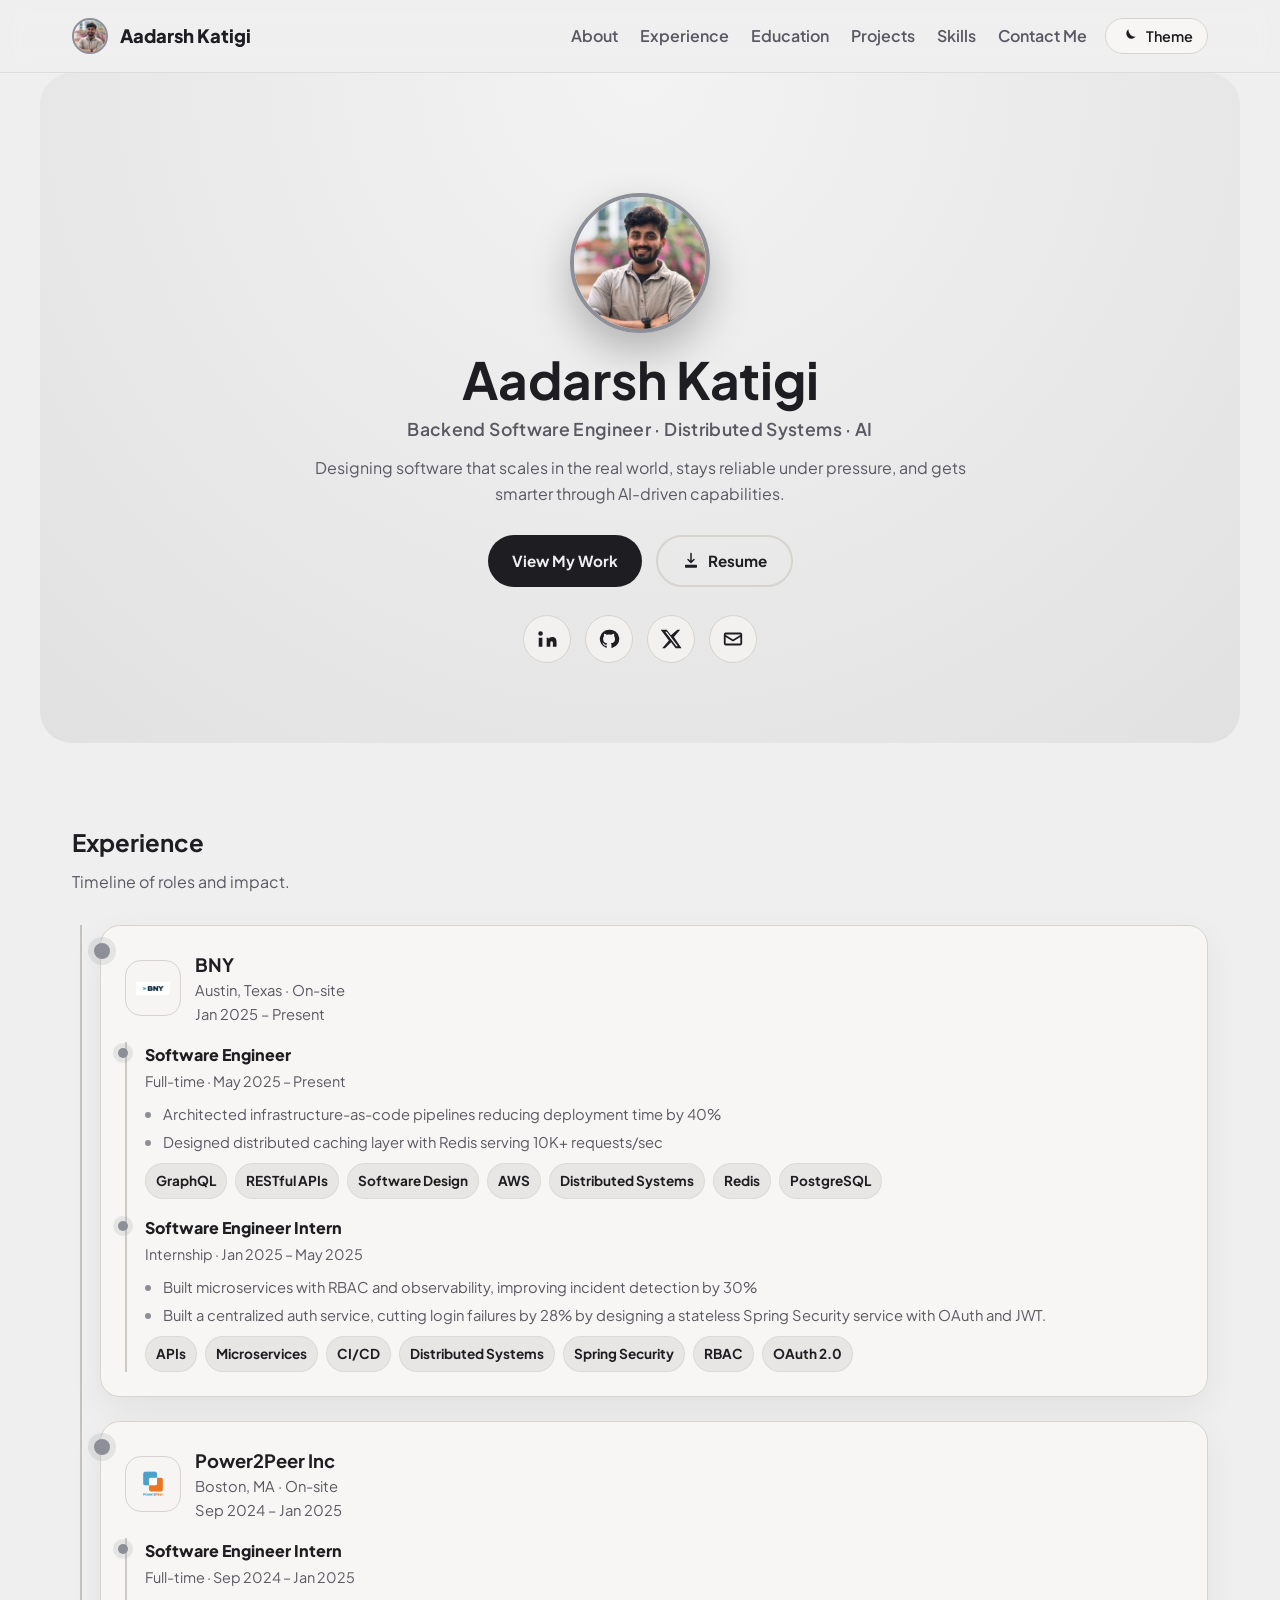
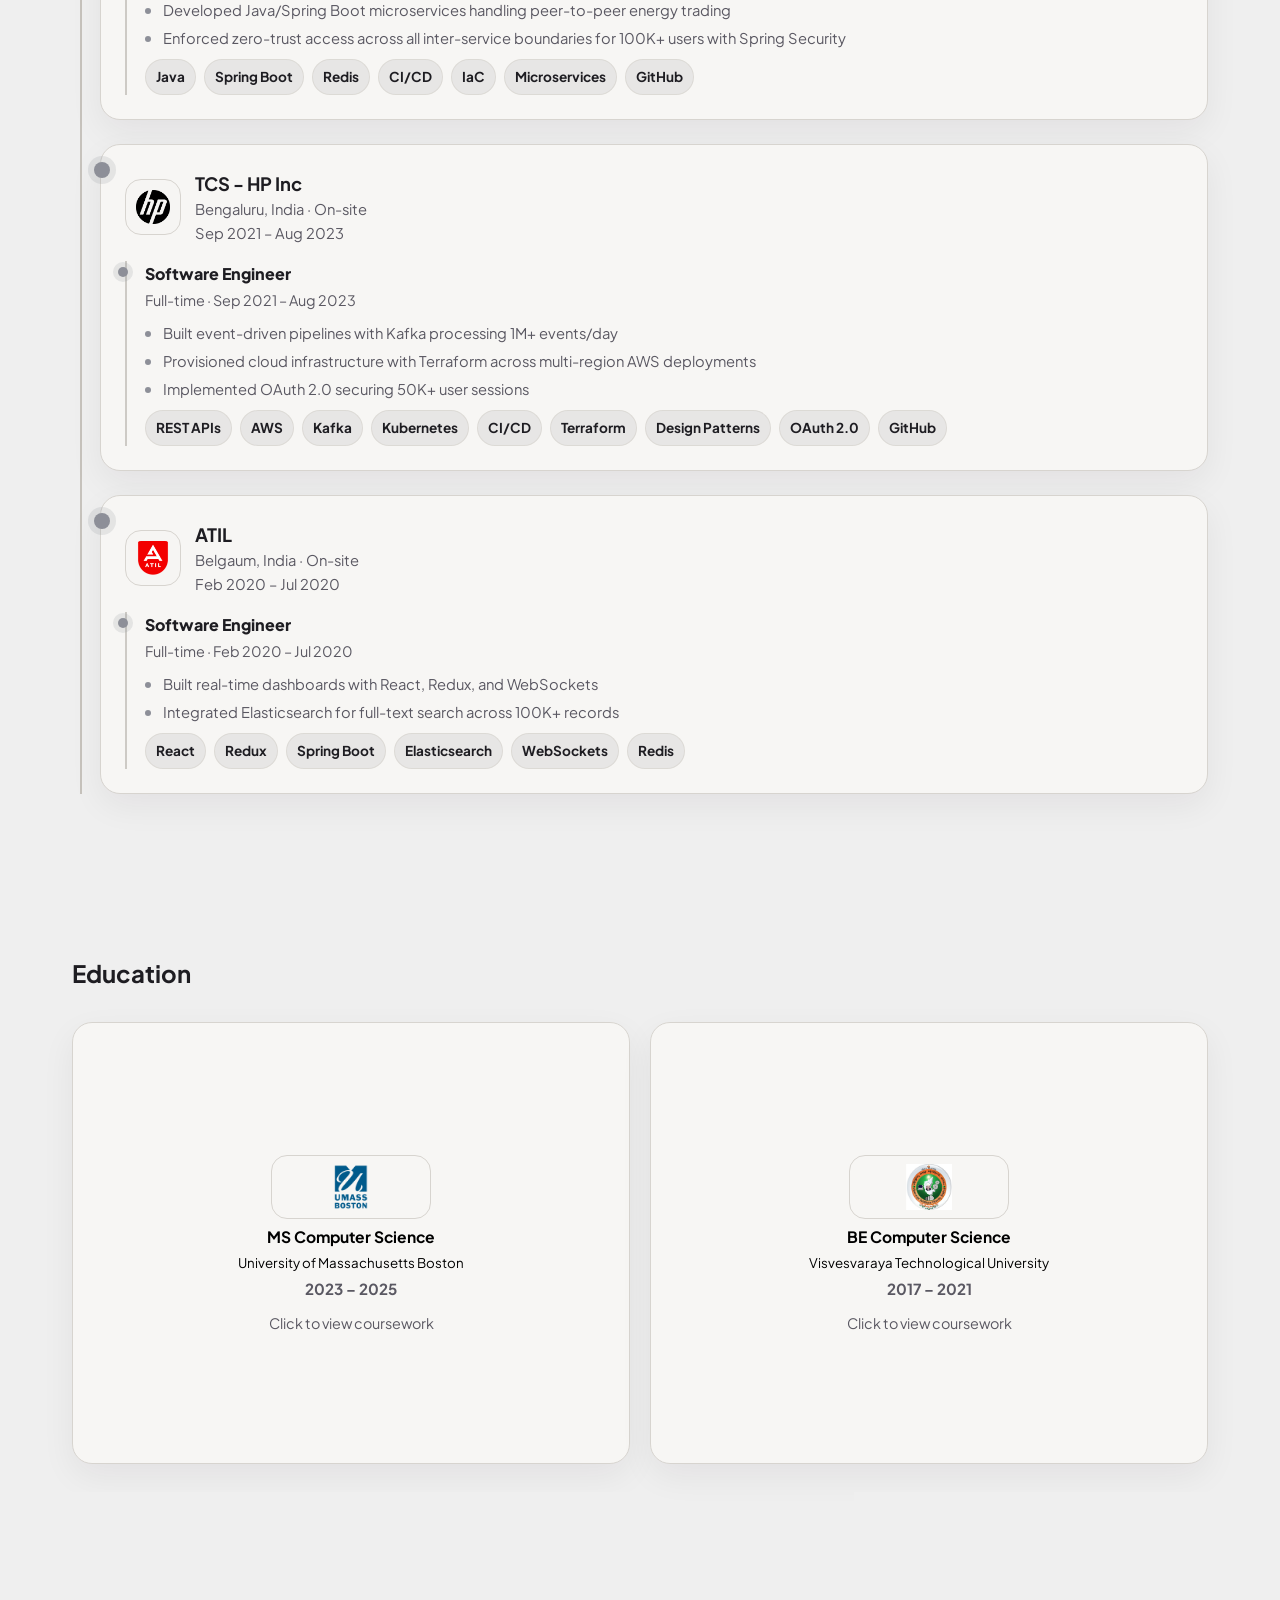
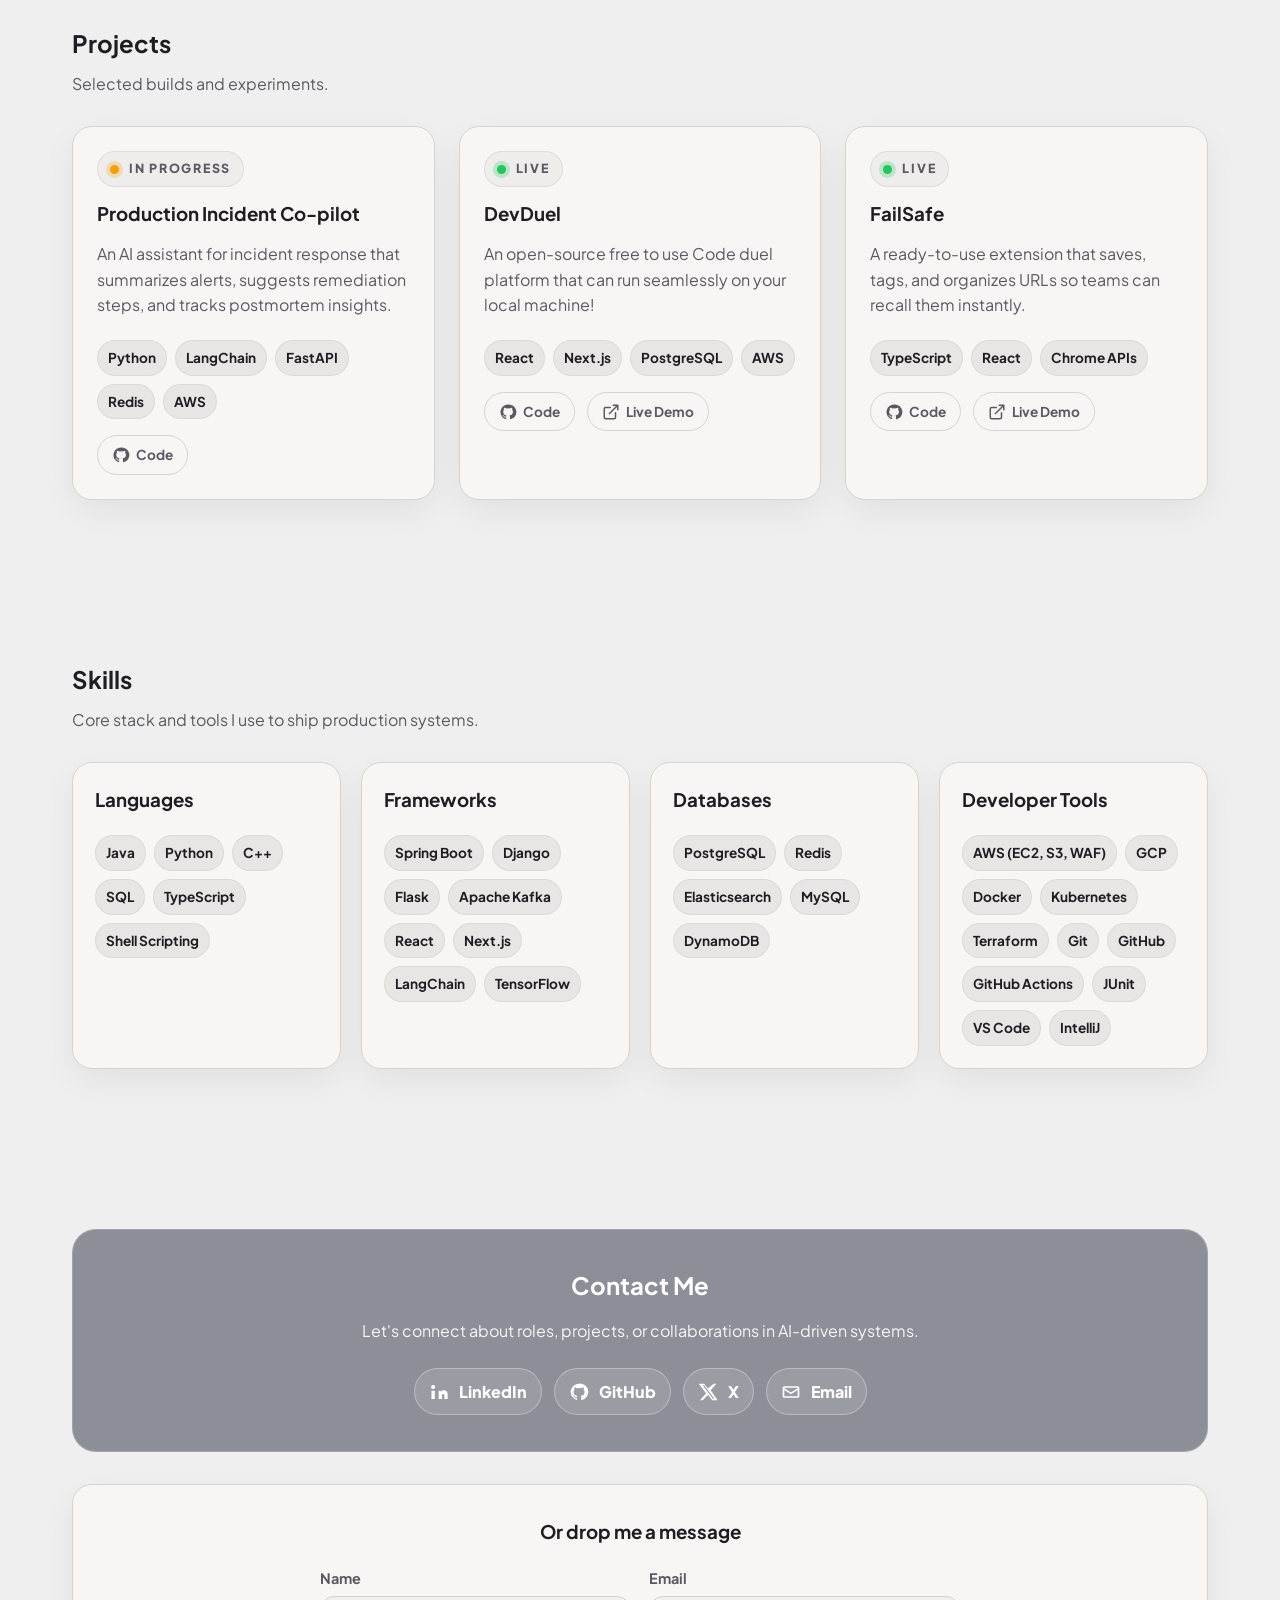
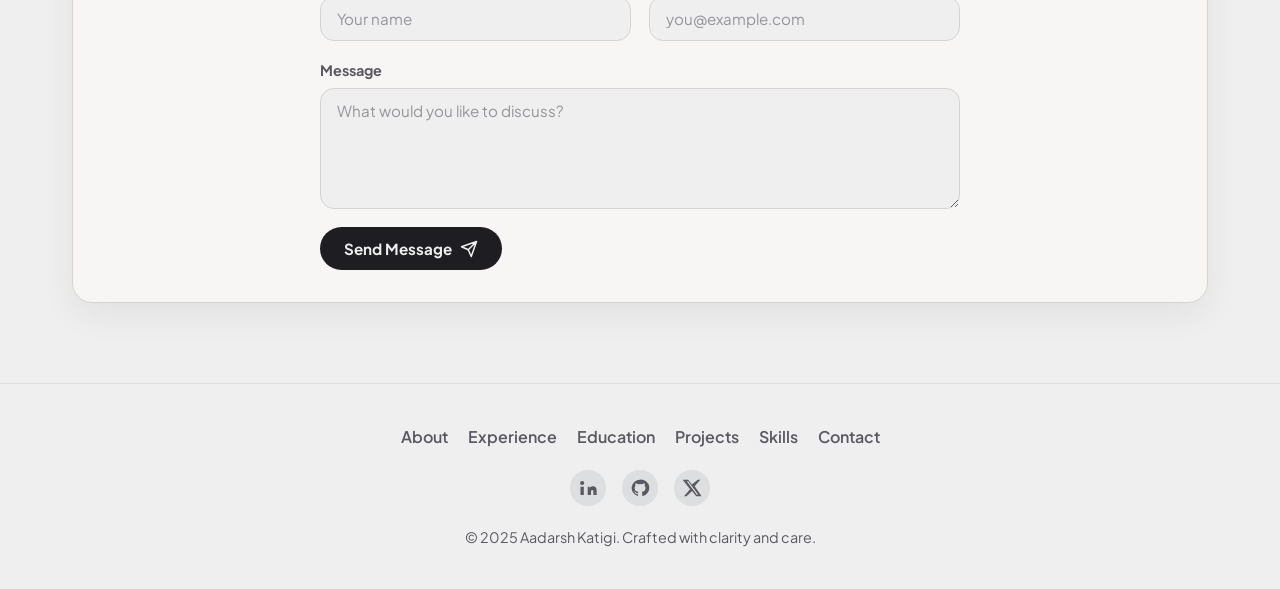
<file: index.html>
<!doctype html>
<html lang="en" data-theme="light">
  <head>
    <meta charset="UTF-8" />
    <meta name="viewport" content="width=device-width, initial-scale=1" />
    <title>Aadarsh Katigi · Software Engineer</title>

    <!-- SEO Meta Tags -->
    <meta
      name="description"
      content="Aadarsh Katigi — Software Engineer specializing in distributed systems, cloud infrastructure, and AI-driven applications. Currently at BNY."
    />
    <meta
      name="keywords"
      content="Aadarsh Katigi, Software Engineer, Full Stack Developer, Distributed Systems, AWS, Java, Python, React, Portfolio"
    />
    <meta name="author" content="Aadarsh Katigi" />
    <link rel="canonical" href="https://aadarshkatigi.com" />

    <!-- Open Graph / Social Sharing -->
    <meta property="og:type" content="website" />
    <meta property="og:title" content="Aadarsh Katigi · Software Engineer" />
    <meta
      property="og:description"
      content="Software Engineer building scalable distributed systems and AI-driven applications. Currently at BNY."
    />
    <meta property="og:image" content="assets/profile-photo.jpg" />
    <meta property="og:url" content="https://aadarshkatigi.com" />
    <meta property="og:site_name" content="Aadarsh Katigi Portfolio" />

    <!-- Twitter Card -->
    <meta name="twitter:card" content="summary" />
    <meta name="twitter:site" content="@katigi_adarsh" />
    <meta name="twitter:title" content="Aadarsh Katigi · Software Engineer" />
    <meta
      name="twitter:description"
      content="Software Engineer building scalable distributed systems and AI-driven applications."
    />
    <meta name="twitter:image" content="assets/profile-photo.jpg" />

    <!-- Favicons -->
    <link rel="icon" href="assets/favicon.ico" />
    <link
      rel="icon"
      type="image/png"
      sizes="32x32"
      href="assets/favicon-32x32.png"
    />
    <link
      rel="icon"
      type="image/png"
      sizes="16x16"
      href="assets/favicon-16x16.png"
    />
    <link rel="apple-touch-icon" href="assets/apple-touch-icon.png" />

    <!-- Preload critical resources -->
    <link rel="preload" href="assets/profile-photo.jpg" as="image" />
    <link rel="preload" href="components/header.html" as="fetch" crossorigin />
    <link rel="preload" href="components/hero.html" as="fetch" crossorigin />

    <!-- Fonts -->
    <link rel="preconnect" href="https://fonts.googleapis.com" />
    <link rel="preconnect" href="https://fonts.gstatic.com" crossorigin />
    <link
      href="https://fonts.googleapis.com/css2?family=Plus+Jakarta+Sans:wght@400;500;600;700&display=swap"
      rel="stylesheet"
    />

    <link rel="stylesheet" href="styles.css" />
  </head>

  <body>
    <!-- Skip to content for keyboard users -->
    <a href="#about" class="skip-link">Skip to main content</a>

    <div id="header-container"></div>

    <main id="top">
      <div id="hero-container"></div>
      <div id="experience-container"></div>
      <div id="education-container"></div>
      <div id="projects-container"></div>
      <div id="skills-container"></div>
      <div id="contact-container"></div>
    </main>

    <div id="footer-container"></div>

    <!-- No-JS fallback -->
    <noscript>
      <style>
        #header-container, #hero-container, #experience-container,
        #education-container, #projects-container, #skills-container,
        #contact-container, #footer-container { display: none; }
      </style>
      <div style="max-width: 700px; margin: 80px auto; padding: 32px; text-align: center; font-family: system-ui, sans-serif;">
        <h1>Aadarsh Katigi</h1>
        <p style="margin: 16px 0; color: #666;">Software Engineer · Distributed Systems · AI-Driven Applications</p>
        <p style="margin: 16px 0;">
          This portfolio requires JavaScript to load. Please enable JavaScript or visit my profiles directly:
        </p>
        <p style="margin: 12px 0;">
          <a href="https://www.linkedin.com/in/aadarsh-katigi/" style="color: #0077b5; margin: 0 12px;">LinkedIn</a>
          <a href="https://github.com/Adarxhhhh" style="color: #333; margin: 0 12px;">GitHub</a>
          <a href="mailto:katigiaadarshm@gmail.com" style="color: #d14836; margin: 0 12px;">Email</a>
        </p>
      </div>
    </noscript>

    <script src="script.js"></script>
  </body>
</html>
</file>
<file: styles.css>
:root {
  color-scheme: light;

  --bg: #efefef;
  --surface: #f7f6f4;
  --ink: #1e1d22;
  --muted: #5a5862;

  --accent: #8d8f98;
  --accent-soft: rgba(141, 143, 152, 0.18);

  --border: #d7d4cf;
  --timeline: #c6c2bc;

  --radius: 20px;
  --shadow-soft: 0 12px 34px rgba(27, 25, 34, 0.06);

  --hero-bg: radial-gradient(circle at top, #f3f3f3 0%, #e1e1e1 100%);
  --transition: 0.28s ease;
}

[data-theme="dark"] {
  color-scheme: dark;

  --bg: #1c1c21;
  --surface: #24252b;
  --ink: #f1f1f4;
  --muted: #b6b3bf;

  --accent: #c2c3cc;
  --accent-soft: rgba(194, 195, 204, 0.2);

  --border: #31323a;
  --timeline: #3b3c42;

  --hero-bg: radial-gradient(circle at top, #24252a 0%, #141519 100%);
}

* { box-sizing: border-box; margin: 0; padding: 0; }
html { scroll-behavior: smooth; }

body {
  font-family: "Plus Jakarta Sans", system-ui, sans-serif;
  background: var(--bg);
  color: var(--ink);
  line-height: 1.6;
  transition: background var(--transition), color var(--transition);
}

a { text-decoration: none; color: inherit; }
button { font-family: inherit; border: none; cursor: pointer; }
img { max-width: 100%; display: block; }

/* ===== Skip to content link (accessibility) ===== */
.skip-link {
  position: absolute;
  top: -100%;
  left: 16px;
  padding: 12px 24px;
  background: var(--ink);
  color: var(--bg);
  border-radius: 0 0 var(--radius) var(--radius);
  font-weight: 700;
  z-index: 100;
  transition: top 0.2s ease;
}

.skip-link:focus {
  top: 0;
}

/* ===== Shared card style (consistency) ===== */
.card {
  background: var(--surface);
  border-radius: var(--radius);
  border: 1px solid var(--border);
  box-shadow: var(--shadow-soft);
}

/* ===== Buttons ===== */
.btn {
  display: inline-flex;
  align-items: center;
  gap: 8px;
  padding: 12px 24px;
  border-radius: 999px;
  font-weight: 700;
  font-size: 0.95rem;
  cursor: pointer;
  transition: transform var(--transition), box-shadow var(--transition),
    background var(--transition);
  border: none;
  text-decoration: none;
}

.btn:hover {
  transform: translateY(-2px);
}

.btn-primary {
  background: var(--ink);
  color: var(--bg);
}

.btn-primary:hover {
  box-shadow: 0 8px 24px rgba(0, 0, 0, 0.18);
}

.btn-outline {
  background: transparent;
  color: var(--ink);
  border: 2px solid var(--border);
}

.btn-outline:hover {
  background: var(--accent-soft);
}

/* ===== Header / Nav ===== */
.site-header {
  position: sticky;
  top: 0;
  z-index: 10;
  backdrop-filter: blur(12px);
  background: color-mix(in srgb, var(--bg) 88%, transparent);
  border-bottom: 1px solid color-mix(in srgb, var(--border) 70%, transparent);
}

.nav {
  max-width: 1200px;
  margin: 0 auto;
  padding: 18px 32px;
  display: flex;
  align-items: center;
  gap: 20px;
}

.logo {
  display: inline-flex;
  align-items: center;
  gap: 12px;
  font-weight: 800;
  font-size: 1.15rem;
}

.nav-avatar {
  width: 36px;
  height: 36px;
  border-radius: 50%;
  border: 2px solid var(--accent);
  object-fit: cover;
}

.nav-right {
  margin-left: auto;
  display: flex;
  align-items: center;
  justify-content: flex-end;
  gap: 18px;
}

.nav-links {
  display: flex;
  gap: 22px;
  color: var(--muted);
  font-weight: 600;
  justify-content: flex-end;
  flex-wrap: wrap;
}

.nav-links a { position: relative; }
.nav-links a::after {
  content: "";
  position: absolute;
  left: 0;
  bottom: -8px;
  width: 0%;
  height: 2px;
  border-radius: 2px;
  background: color-mix(in srgb, var(--accent) 65%, transparent);
  transition: width var(--transition);
}
.nav-links a:hover::after { width: 100%; }

.theme-toggle {
  padding: 8px 14px;
  border-radius: 999px;
  background: var(--surface);
  border: 1px solid var(--border);
  display: inline-flex;
  align-items: center;
  gap: 8px;
  color: var(--ink);
  transition: transform var(--transition);
}
.theme-toggle:hover { transform: translateY(-1px); }

.theme-icon-svg {
  width: 18px;
  height: 18px;
}

.theme-label {
  font-weight: 600;
  font-size: 0.9rem;
}

/* ===== Hero ===== */
.hero {
  max-width: 1200px;
  margin: 0 auto;
  padding: 120px 32px 80px;
  min-height: 70vh;
  display: grid;
  place-items: center;
  text-align: center;
  background: var(--hero-bg);
  border-radius: 32px;
}

.hero-content h1 {
  font-size: clamp(2.6rem, 4vw, 4.2rem);
  line-height: 1.1;
  margin: 18px 0 8px;
}

.hero-tagline {
  color: var(--muted);
  font-weight: 600;
  font-size: 1.1rem;
  margin-bottom: 12px;
  letter-spacing: 0.02em;
}

.subtext {
  color: var(--muted);
  margin-bottom: 28px;
  max-width: 680px;
}

.hero-photo {
  width: 140px;
  height: 140px;
  border-radius: 50%;
  border: 4px solid var(--accent);
  object-fit: cover;
  box-shadow: 0 18px 40px rgba(0, 0, 0, 0.25);
  margin: 0 auto 12px;
}

.hero-actions {
  display: flex;
  justify-content: center;
  flex-wrap: wrap;
  gap: 14px;
  margin-bottom: 28px;
}

.hero-socials {
  display: flex;
  justify-content: center;
  flex-wrap: wrap;
  gap: 14px;
}

.hero-socials a {
  width: 48px;
  height: 48px;
  border-radius: 999px;
  display: grid;
  place-items: center;
  background: color-mix(in srgb, var(--surface) 70%, transparent);
  border: 1px solid var(--border);
  transition: transform var(--transition);
}

.hero-socials a:hover { transform: translateY(-2px); }

.hero-socials svg {
  width: 22px;
  height: 22px;
  fill: var(--ink);
}

/* ===== Sections ===== */
.section {
  max-width: 1200px;
  margin: 0 auto;
  padding: 80px 32px;
}

.section-header {
  display: flex;
  flex-direction: column;
  gap: 8px;
  margin-bottom: 30px;
}
.section-header p { color: var(--muted); }

/* ===== Chips ===== */
.chip-row {
  margin-top: 10px;
  display: flex;
  flex-wrap: wrap;
  gap: 8px;
}

.chip {
  display: inline-flex;
  align-items: center;
  padding: 6px 10px;
  border-radius: 999px;
  background: color-mix(in srgb, var(--accent-soft) 85%, transparent);
  border: 1px solid color-mix(in srgb, var(--border) 70%, transparent);
  color: var(--ink);
  font-size: 0.85rem;
  font-weight: 700;
}

/* ===== Experience Timeline ===== */
.timeline {
  display: grid;
  gap: 24px;
  position: relative;
  padding-left: 28px;
}

.timeline::before {
  content: "";
  position: absolute;
  left: 8px;
  top: 0;
  bottom: 0;
  width: 2px;
  background: var(--timeline);
}

.timeline-item { position: relative; }

.timeline-dot {
  position: absolute;
  left: -6px;
  top: 18px;
  width: 16px;
  height: 16px;
  border-radius: 50%;
  background: var(--accent);
  box-shadow: 0 0 0 6px var(--accent-soft);
}

.exp-card { padding: 24px; }

.exp-header {
  display: flex;
  align-items: center;
  gap: 14px;
}

.exp-logo {
  width: 56px;
  height: 56px;
  border-radius: 16px;
  border: 1px solid var(--border);
  background: color-mix(in srgb, var(--surface) 70%, transparent);
  padding: 10px;
  object-fit: contain;
}

.exp-company h3 { font-size: 1.15rem; }

.exp-sub {
  color: var(--muted);
  font-size: 0.92rem;
}

.exp-roles {
  margin-top: 16px;
  display: grid;
  gap: 16px;
  position: relative;
  padding-left: 18px;
  border-left: 2px solid color-mix(in srgb, var(--timeline) 85%, transparent);
}

.exp-role { position: relative; }

.exp-role::before {
  content: "";
  position: absolute;
  left: -27px;
  top: 6px;
  width: 10px;
  height: 10px;
  border-radius: 50%;
  background: var(--accent);
  box-shadow: 0 0 0 5px var(--accent-soft);
}

.exp-role-title { font-weight: 800; }

.exp-role-meta {
  color: var(--muted);
  font-size: 0.9rem;
  margin-top: 2px;
}

/* Experience highlights */
.exp-highlights {
  list-style: none;
  margin-top: 10px;
  display: grid;
  gap: 6px;
  padding-left: 0;
}

.exp-highlights li {
  position: relative;
  padding-left: 18px;
  color: var(--muted);
  font-size: 0.92rem;
  line-height: 1.5;
}

.exp-highlights li::before {
  content: "";
  position: absolute;
  left: 0;
  top: 9px;
  width: 6px;
  height: 6px;
  border-radius: 50%;
  background: var(--accent);
}

/* ===== Education ===== */
.education-grid {
  display: grid;
  grid-template-columns: repeat(auto-fit, minmax(260px, 1fr));
  gap: 20px;
  align-items: stretch;
}

.education-card {
  background: transparent;
  padding: 0;
  border: none;
  text-align: center;
}

.flip-card { perspective: 1200px; outline: none; }

.flip-inner {
  position: relative;
  display: block;
  width: 100%;
  height: var(--cardH, 320px);
  transform-style: preserve-3d;
  transition: transform 700ms cubic-bezier(0.2, 0.75, 0.2, 1);
}

.flip-card.is-flipped .flip-inner { transform: rotateY(180deg); }

.flip-face {
  position: absolute;
  inset: 0;
  border-radius: var(--radius);
  border: 1px solid var(--border);
  background: var(--surface);
  box-shadow: var(--shadow-soft);
  padding: 22px;
  backface-visibility: hidden;

  display: grid;
  align-content: center;
  justify-items: center;
  gap: 8px;
}

.flip-front { transform: rotateY(0deg); }
.flip-back  { transform: rotateY(180deg); gap: 14px; }

.flip-back {
  display: grid;
  align-content: center;
  justify-items: center;
  text-align: center;
  gap: 14px;
}

.flip-back-header {
  width: 100%;
  max-width: 420px;
  display: grid;
  justify-items: center;
  gap: 6px;
}

.course-list {
  width: 100%;
  max-width: 420px;
  list-style: none;
  display: grid;
  gap: 10px;
  padding-left: 0;
  margin-top: 6px;
  justify-items: center;
}

.course-list li {
  width: 100%;
  padding: 9px 12px;
  border-radius: 14px;
  border: 1px solid color-mix(in srgb, var(--border) 70%, transparent);
  background: color-mix(in srgb, var(--accent-soft) 55%, transparent);
  font-weight: 750;
  font-size: 0.9rem;
  text-align: center;
}

.education-logo {
  width: 160px;
  height: 64px;
  object-fit: contain;
  border-radius: 16px;
  border: 1px solid var(--border);
  background: var(--surface);
  padding: 8px;
}

.edu-years {
  color: var(--muted);
  font-weight: 700;
  font-size: 0.95rem;
}

.flip-hint {
  margin-top: 8px;
  color: var(--muted);
  font-size: 0.9rem;
}

/* ===== Projects ===== */
.project-grid {
  display: grid;
  grid-template-columns: repeat(auto-fit, minmax(240px, 1fr));
  gap: 24px;
  align-items: stretch;
}

.project-card {
  padding: 24px;
  height: 100%;
  display: grid;
  align-content: start;
  gap: 12px;
}

.project-card p { color: var(--muted); }

.project-status {
  display: inline-flex;
  align-items: center;
  gap: 10px;
  width: fit-content;
  padding: 7px 12px;
  border-radius: 999px;
  border: 1px solid color-mix(in srgb, var(--border) 70%, transparent);
  background: color-mix(in srgb, var(--accent-soft) 45%, transparent);
  font-size: 0.78rem;
  font-weight: 900;
  text-transform: uppercase;
  letter-spacing: 0.14em;
  color: var(--muted);
}

.project-status::before {
  content: "";
  width: 9px;
  height: 9px;
  border-radius: 50%;
  background: var(--status, #f59e0b);
  box-shadow: 0 0 0 4px color-mix(in srgb, var(--status, #f59e0b) 25%, transparent);
}

.project-status.status-progress { --status: #f59e0b; }
.project-status.status-live { --status: #22c55e; }

/* Project links */
.project-links {
  display: flex;
  gap: 12px;
  margin-top: 4px;
}

.project-link {
  display: inline-flex;
  align-items: center;
  gap: 6px;
  padding: 8px 14px;
  border-radius: 999px;
  font-size: 0.85rem;
  font-weight: 700;
  color: var(--muted);
  border: 1px solid var(--border);
  transition: transform var(--transition), background var(--transition),
    color var(--transition);
}

.project-link:hover {
  transform: translateY(-1px);
  background: var(--accent-soft);
  color: var(--ink);
}

.project-link svg {
  flex-shrink: 0;
}

/* ===== Skills ===== */
.skills-grid {
  display: grid;
  grid-template-columns: repeat(auto-fit, minmax(260px, 1fr));
  gap: 20px;
  align-items: stretch;
}

.skills-card {
  padding: 22px;
  height: 100%;
  display: grid;
  align-content: start;
  gap: 10px;
}

/* ===== Contact ===== */
.contact-card {
  background: var(--accent);
  color: white;
  padding: 36px;
  border-radius: 24px;
  border: 1px solid color-mix(in srgb, white 18%, transparent);
}

.contact-center {
  text-align: center;
  display: grid;
  gap: 14px;
  place-items: center;
}

.contact-center p { max-width: 720px; opacity: 0.92; }

.contact-actions {
  margin-top: 10px;
  display: flex;
  flex-wrap: wrap;
  justify-content: center;
  gap: 12px;
}

.contact-pill {
  display: inline-flex;
  align-items: center;
  gap: 10px;
  padding: 10px 14px;
  border-radius: 999px;
  border: 1px solid color-mix(in srgb, white 30%, transparent);
  background: color-mix(in srgb, white 12%, transparent);
  color: white;
  font-weight: 800;
  transition: transform var(--transition), background var(--transition);
}

.contact-pill:hover {
  transform: translateY(-2px);
  background: color-mix(in srgb, white 18%, transparent);
}

.contact-pill svg { width: 20px; height: 20px; fill: white; }

/* Contact Form */
.contact-form-wrapper {
  margin-top: 32px;
  padding: 32px;
  background: var(--surface);
  border-radius: var(--radius);
  border: 1px solid var(--border);
  box-shadow: var(--shadow-soft);
}

.contact-form-wrapper h3 {
  margin-bottom: 20px;
  text-align: center;
}

.contact-form {
  display: grid;
  gap: 18px;
  max-width: 640px;
  margin: 0 auto;
}

.form-row {
  display: grid;
  grid-template-columns: 1fr 1fr;
  gap: 18px;
}

.form-group {
  display: grid;
  gap: 6px;
}

.form-group label {
  font-weight: 700;
  font-size: 0.9rem;
  color: var(--muted);
}

.form-group input,
.form-group textarea {
  padding: 12px 16px;
  border-radius: 14px;
  border: 1px solid var(--border);
  background: var(--bg);
  color: var(--ink);
  font-family: inherit;
  font-size: 0.95rem;
  transition: border-color var(--transition), box-shadow var(--transition);
  resize: vertical;
}

.form-group input:focus,
.form-group textarea:focus {
  outline: none;
  border-color: var(--accent);
  box-shadow: 0 0 0 3px var(--accent-soft);
}

.form-group input::placeholder,
.form-group textarea::placeholder {
  color: color-mix(in srgb, var(--muted) 60%, transparent);
}

.btn-submit {
  justify-self: start;
}

/* ===== Footer ===== */
.footer {
  border-top: 1px solid color-mix(in srgb, var(--border) 70%, transparent);
  padding: 40px 32px;
}

.footer-inner {
  max-width: 1200px;
  margin: 0 auto;
  display: grid;
  gap: 20px;
  place-items: center;
  text-align: center;
}

.footer-nav {
  display: flex;
  flex-wrap: wrap;
  justify-content: center;
  gap: 20px;
  font-weight: 600;
  color: var(--muted);
}

.footer-nav a {
  position: relative;
  transition: color var(--transition);
}

.footer-nav a:hover {
  color: var(--ink);
}

.footer-socials {
  display: flex;
  gap: 16px;
}

.footer-socials a {
  display: grid;
  place-items: center;
  width: 36px;
  height: 36px;
  border-radius: 50%;
  background: var(--accent-soft);
  color: var(--muted);
  transition: transform var(--transition), background var(--transition),
    color var(--transition);
}

.footer-socials a:hover {
  transform: translateY(-2px);
  background: var(--ink);
  color: var(--bg);
}

.footer-socials svg {
  fill: currentColor;
}

.footer-copy {
  color: var(--muted);
  font-size: 0.9rem;
}

/* ===== Responsive ===== */
@media (max-width: 900px) {
  .nav { flex-wrap: wrap; justify-content: space-between; }
  .nav-right { width: 100%; justify-content: flex-end; gap: 14px; }
  .hero { padding-top: 60px; }
}

@media (max-width: 640px) {
  .nav { padding: 16px 20px; }
  .nav-right { width: 100%; justify-content: space-between; }
  .hero, .section { padding: 48px 20px; }
  .exp-logo { width: 48px; height: 48px; border-radius: 14px; padding: 8px; }
  .flip-face { padding: 18px; }
  .course-list li { padding: 8px 10px; font-size: 0.88rem; }
  .form-row { grid-template-columns: 1fr; }
  .hero-actions { flex-direction: column; align-items: center; }
  .footer-nav { gap: 14px; font-size: 0.9rem; }
}

/* ===== Sparkles on theme switch ===== */
.sparkle-layer {
  position: fixed;
  inset: 0;
  pointer-events: none;
  overflow: hidden;
  z-index: 9999;
}

.sparkle-star {
  position: absolute;
  width: var(--size, 7px);
  height: var(--size, 7px);
  opacity: 0;
  transform: translate(-50%, -50%) rotate(var(--rot, 0deg));

  /* default: bright */
  background: rgba(255, 255, 255, 0.95);

  clip-path: polygon(
    50% 0%,
    62% 38%,
    100% 50%,
    62% 62%,
    50% 100%,
    38% 62%,
    0% 50%,
    38% 38%
  );

  filter:
    drop-shadow(0 0 10px rgba(255, 255, 255, 0.95))
    drop-shadow(0 10px 18px rgba(0, 0, 0, 0.18));

  animation: star-drift var(--dur, 1100ms) ease-out var(--delay, 0ms) forwards;
}

[data-theme="light"] .sparkle-star {
  background: rgba(25, 25, 30, 0.9);
  filter:
    drop-shadow(0 0 10px rgba(25, 25, 30, 0.35))
    drop-shadow(0 10px 18px rgba(0, 0, 0, 0.22));
}

/* DARK theme: stronger glow */
[data-theme="dark"] .sparkle-star {
  background: rgba(255, 255, 255, 0.98);
  filter:
    drop-shadow(0 0 12px rgba(255, 255, 255, 0.95))
    drop-shadow(0 0 26px rgba(255, 255, 255, 0.35))
    drop-shadow(0 10px 18px rgba(0, 0, 0, 0.18));
}

@keyframes star-drift {
  0% {
    opacity: 0;
    transform: translate(-50%, -50%) translate(0, 0) rotate(var(--rot, 0deg)) scale(0.6);
  }
  12% { opacity: 0.98; }
  100% {
    opacity: 0;
    transform: translate(-50%, -50%) translate(var(--tx), var(--ty))
      rotate(calc(var(--rot, 0deg) + 160deg)) scale(1.12);
  }
}

@media (prefers-reduced-motion: reduce) {
  .sparkle-layer, .sparkle-star { display: none !important; }
}
</file>
